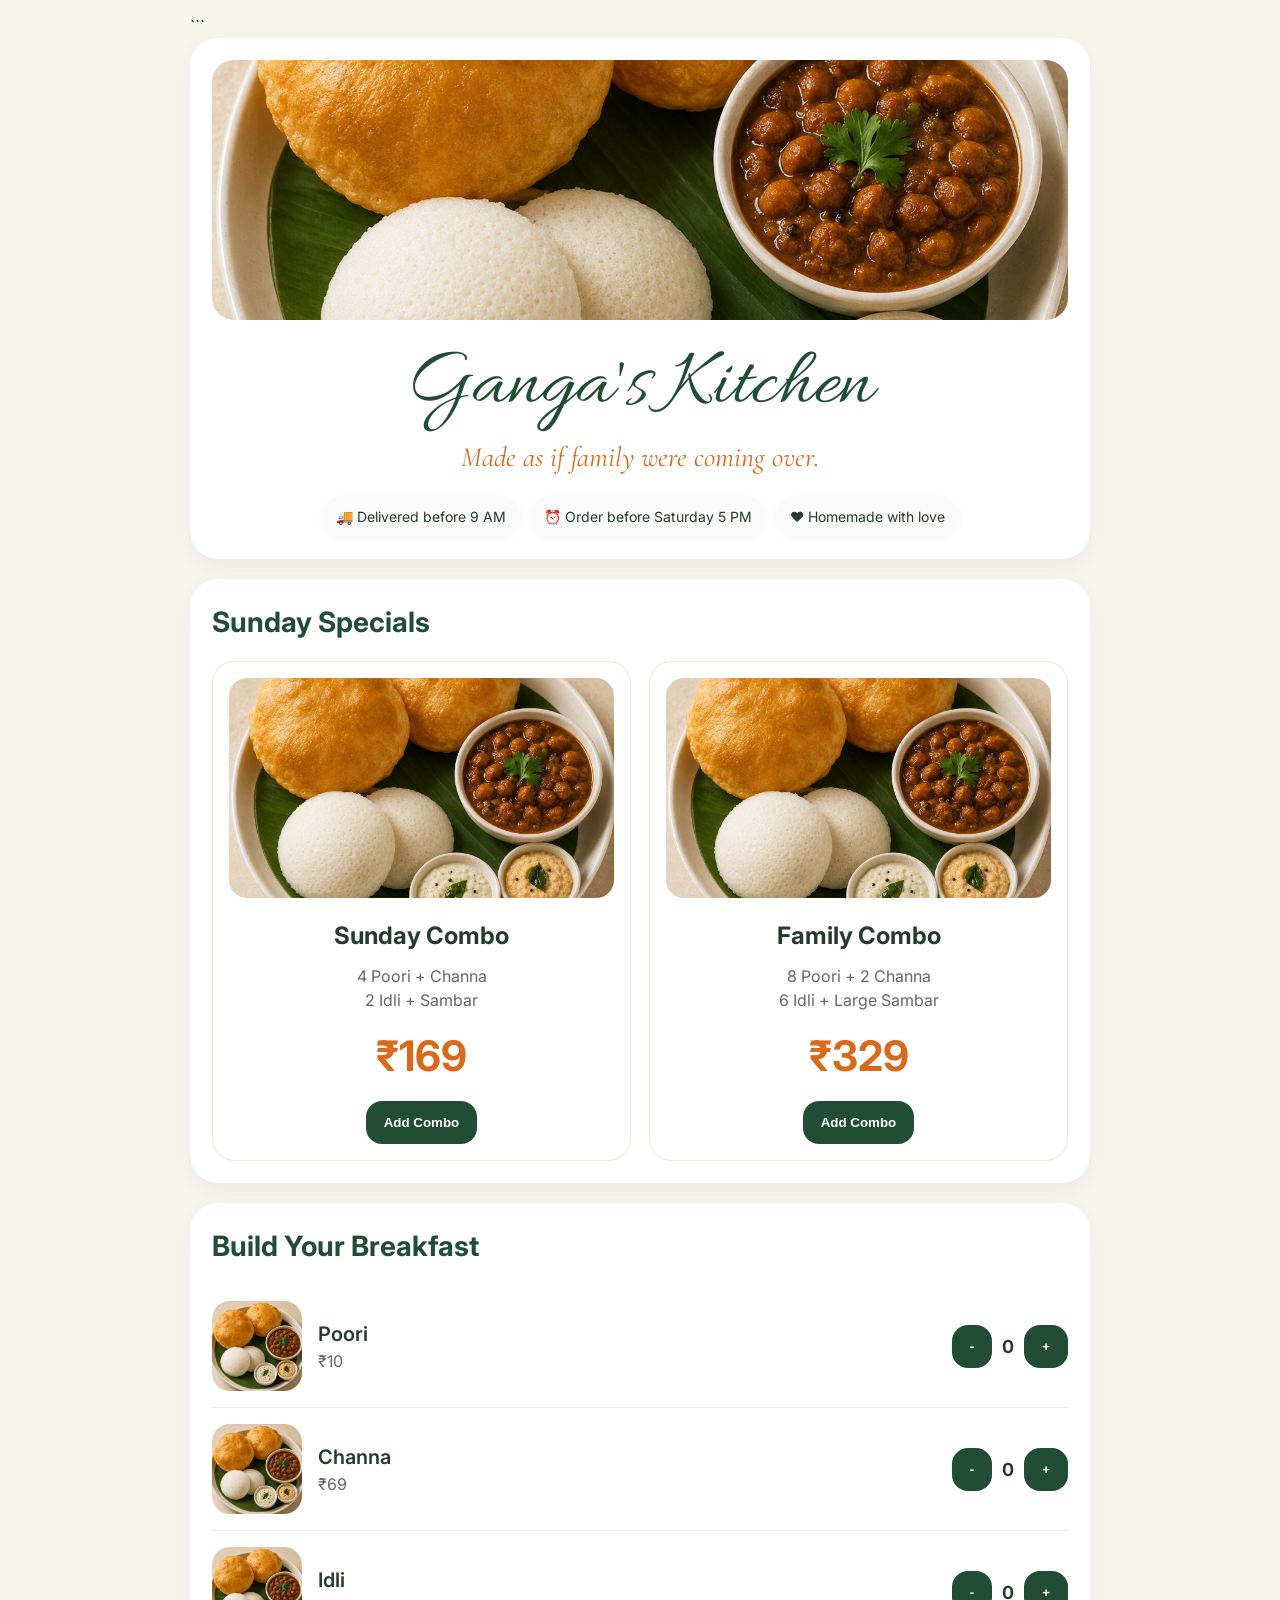
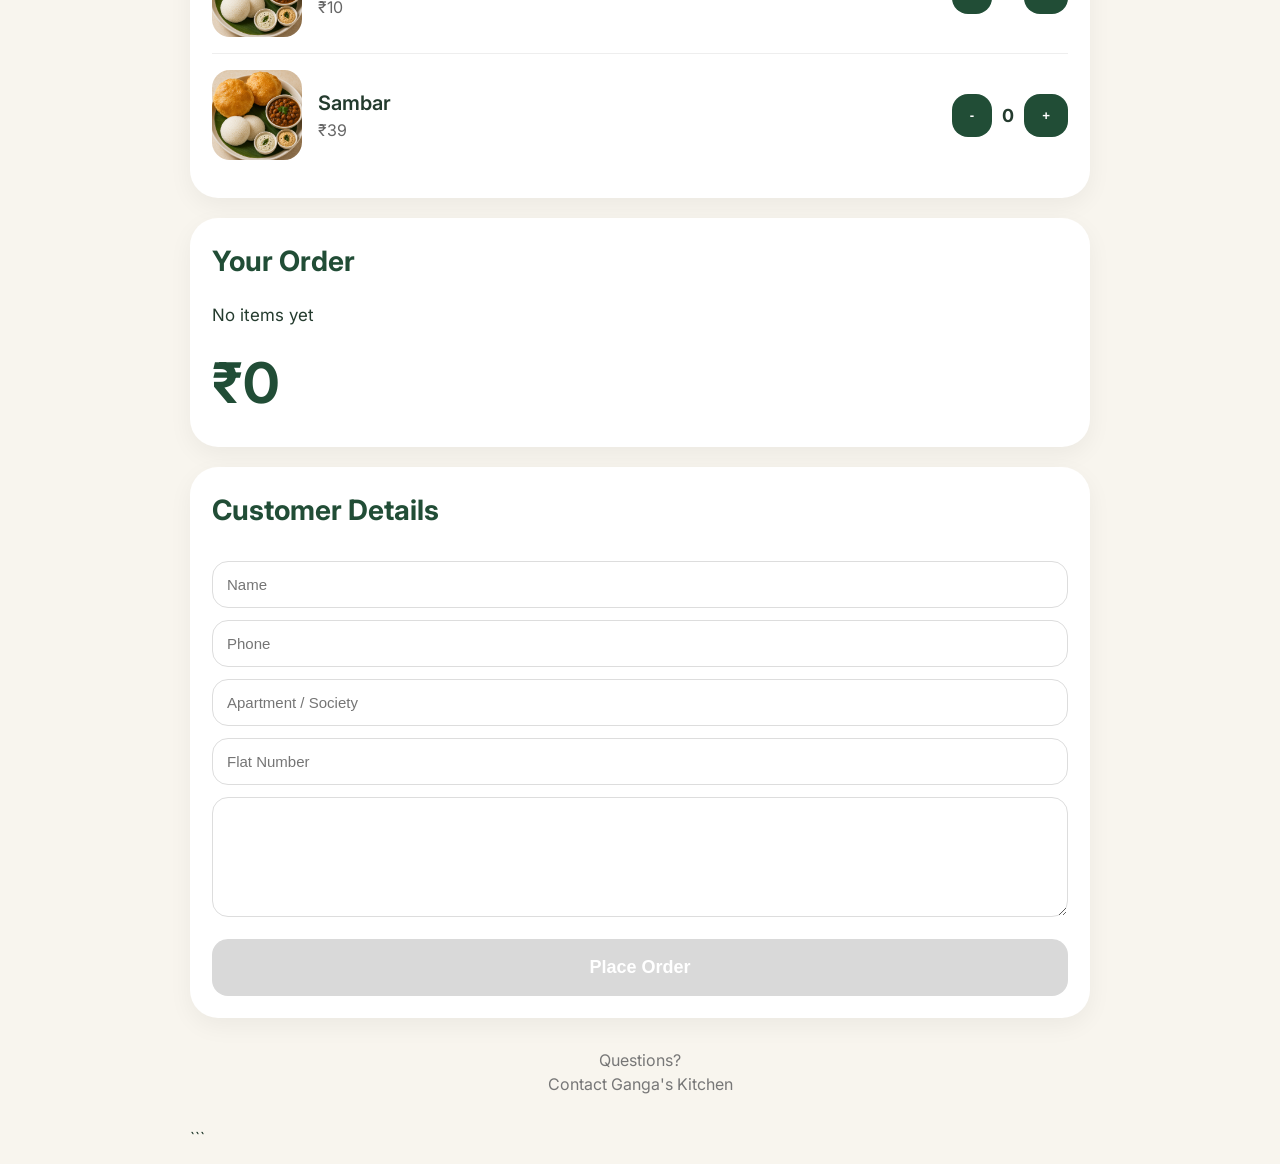
<file: order.html>
<!DOCTYPE html>

<html lang="en">
<head>
<meta charset="UTF-8">
<meta name="viewport" content="width=device-width, initial-scale=1.0">

<title>Ganga's Kitchen</title>

<link rel="preconnect" href="https://fonts.googleapis.com">
<link rel="preconnect" href="https://fonts.gstatic.com" crossorigin>

<link href="https://fonts.googleapis.com/css2?family=Allura&family=Cormorant+Garamond:wght@400;600&family=Inter:wght@400;500;600;700&display=swap" rel="stylesheet">

<link rel="stylesheet" href="style.css">
</head>

<body>

<div class="container">

```
<!-- HERO -->

<section class="hero">

    <img
        src="images/hero.png"
        alt="Ganga's Kitchen"
        class="hero-image">

    <h1 class="brand">
        Ganga's Kitchen
    </h1>

    <p class="tagline">
        Made as if family were coming over.
    </p>

    <div class="badges">

        <span class="badge">
            🚚 Delivered before 9 AM
        </span>

        <span class="badge">
            ⏰ Order before Saturday 5 PM
        </span>

        <span class="badge">
            ❤️ Homemade with love
        </span>

    </div>

</section>

<!-- COMBOS -->

<section class="section">

    <h2>Sunday Specials</h2>

    <div class="combo-grid">

        <div class="combo-card">

            <img
                src="images/sunday-combo.png"
                alt="Sunday Combo">

            <h3>Sunday Combo</h3>

            <p>
                4 Poori + Channa<br>
                2 Idli + Sambar
            </p>

            <div class="price">
                ₹169
            </div>

            <button
                id="sundayComboBtn"
                onclick="addCombo('Sunday Combo', this)">
                Add Combo
            </button>

        </div>

        <div class="combo-card">

            <img
                src="images/family-combo.png"
                alt="Family Combo">

            <h3>Family Combo</h3>

            <p>
                8 Poori + 2 Channa<br>
                6 Idli + Large Sambar
            </p>

            <div class="price">
                ₹329
            </div>

            <button
                id="familyComboBtn"
                onclick="addCombo('Family Combo', this)">
                Add Combo
            </button>

        </div>

    </div>

</section>

<!-- BUILD BREAKFAST -->

<section class="section">

    <h2>Build Your Breakfast</h2>

    <div id="menuContainer">

    </div>

</section>

<!-- ORDER SUMMARY -->

<section class="section">

    <h2>Your Order</h2>

    <div id="cart">
        No items yet
    </div>

    <div id="total">
        ₹0
    </div>

</section>

<!-- CUSTOMER DETAILS -->

<section class="section">

    <h2>Customer Details</h2>

    <input
        id="name"
        placeholder="Name">

    <input
        id="phone"
        placeholder="Phone">

    <input
        id="apartment"
        placeholder="Apartment / Society">

    <input
        id="flat"
        placeholder="Flat Number">

    <textarea
        id="notes"
        placeholder="Notes (optional)">
    </textarea>

    <button
        id="placeOrderBtn"
        class="place-order-btn"
        onclick="placeOrder()"
        disabled>

        Place Order

    </button>

    <div
        id="successMessage"
        class="success-message">

    </div>

</section>

<footer>

    Questions?

    <br>

    Contact Ganga's Kitchen

</footer>
```

</div>

<script src="script.js"></script>

</body>
</html>
</file>
<file: style.css>
@import url('https://fonts.googleapis.com/css2?family=Allura&family=Cormorant+Garamond:wght@400;600&family=Inter:wght@400;500;600;700&display=swap');

:root{
--bg:#F8F5EE;
--card:#FFFFFF;
--green:#214D36;
--green-light:#2E6A4A;
--orange:#D86A1C;
--text:#243B2E;
--border:#EEE7DB;
}

*{
margin:0;
padding:0;
box-sizing:border-box;
}

body{
background:var(--bg);
font-family:'Inter',sans-serif;
color:var(--text);
padding:14px;
line-height:1.5;
}

.container{
max-width:900px;
margin:auto;
}

/* HERO */

.hero{
background:white;
border-radius:28px;
padding:22px;
margin-bottom:20px;
text-align:center;
box-shadow:0 8px 24px rgba(0,0,0,.05);
}

.hero-image{
width:100%;
height:260px;
object-fit:cover;
border-radius:22px;
margin-bottom:20px;
}

.brand{
font-family:'Allura',cursive;
font-size:82px;
font-weight:400;
color:var(--green);
line-height:1;
margin-bottom:8px;
}

.tagline{
font-family:'Cormorant Garamond',serif;
font-style:italic;
font-size:28px;
color:var(--orange);
margin-bottom:18px;
}

.badges{
display:flex;
flex-wrap:wrap;
justify-content:center;
gap:10px;
}

.badge{
background:#FAFAFA;
padding:10px 14px;
border-radius:999px;
font-size:14px;
box-shadow:0 2px 8px rgba(0,0,0,.04);
}

/* SECTION */

.section{
background:white;
padding:22px;
border-radius:28px;
margin-bottom:20px;
box-shadow:0 8px 24px rgba(0,0,0,.05);
}

.section h2{
font-size:28px;
margin-bottom:18px;
color:var(--green);
}

/* COMBO */

.combo-grid{
display:grid;
grid-template-columns:1fr 1fr;
gap:18px;
}

.combo-card{
border:1px solid var(--border);
border-radius:22px;
padding:16px;
text-align:center;
}

.combo-card img{
width:100%;
height:220px;
object-fit:cover;
border-radius:18px;
margin-bottom:14px;
}

.combo-card h3{
font-size:24px;
margin-bottom:10px;
}

.combo-card p{
color:#666;
margin-bottom:12px;
}

.price{
font-size:42px;
font-weight:700;
color:var(--orange);
margin-bottom:14px;
}

/* MENU */

.menu-item{
display:flex;
justify-content:space-between;
align-items:center;
padding:16px 0;
border-bottom:1px solid #EEE;
}

.menu-item:last-child{
border-bottom:none;
}

.item-left{
display:flex;
align-items:center;
gap:16px;
}

.item-left img{
width:90px;
height:90px;
border-radius:18px;
object-fit:cover;
}

.item-name{
font-size:20px;
font-weight:600;
}

.item-price{
color:#666;
}

.qty{
display:flex;
align-items:center;
gap:10px;
}

.qty span{
font-weight:700;
font-size:18px;
}

/* BUTTON */

button{
background:#D9D9D9;
color:white;
border:none;
border-radius:16px;
padding:14px 18px;
cursor:pointer;
font-weight:600;
}

button:not(:disabled){
background:var(--green);
}

.place-order-btn{
width:100%;
margin-top:16px;
padding:18px;
font-size:18px;
}

/* FORM */

input,
textarea{
width:100%;
padding:14px;
border:1px solid #DDD;
border-radius:16px;
margin-top:12px;
font-size:15px;
}

textarea{
min-height:120px;
resize:vertical;
}

/* ORDER */

#cart{
font-size:17px;
line-height:1.8;
}

#total{
font-size:56px;
font-weight:700;
color:var(--green);
margin-top:10px;
}

/* SUCCESS */

.success-message{
display:none;
margin-top:18px;
background:#EAF7EE;
color:var(--green);
padding:16px;
border-radius:16px;
font-weight:600;
text-align:center;
}

/* FOOTER */

footer{
text-align:center;
padding:10px 0 30px;
color:#777;
}

/* MOBILE */

@media(max-width:768px){

.brand{
font-size:62px;
}

.tagline{
font-size:22px;
}

.hero-image{
height:220px;
}

.combo-grid{
grid-template-columns:1fr;
}

.menu-item{
flex-direction:column;
text-align:center;
gap:12px;
}

.item-left{
flex-direction:column;
}

.item-left img{
width:120px;
height:120px;
}

#total{
font-size:44px;
}

}
</file>
